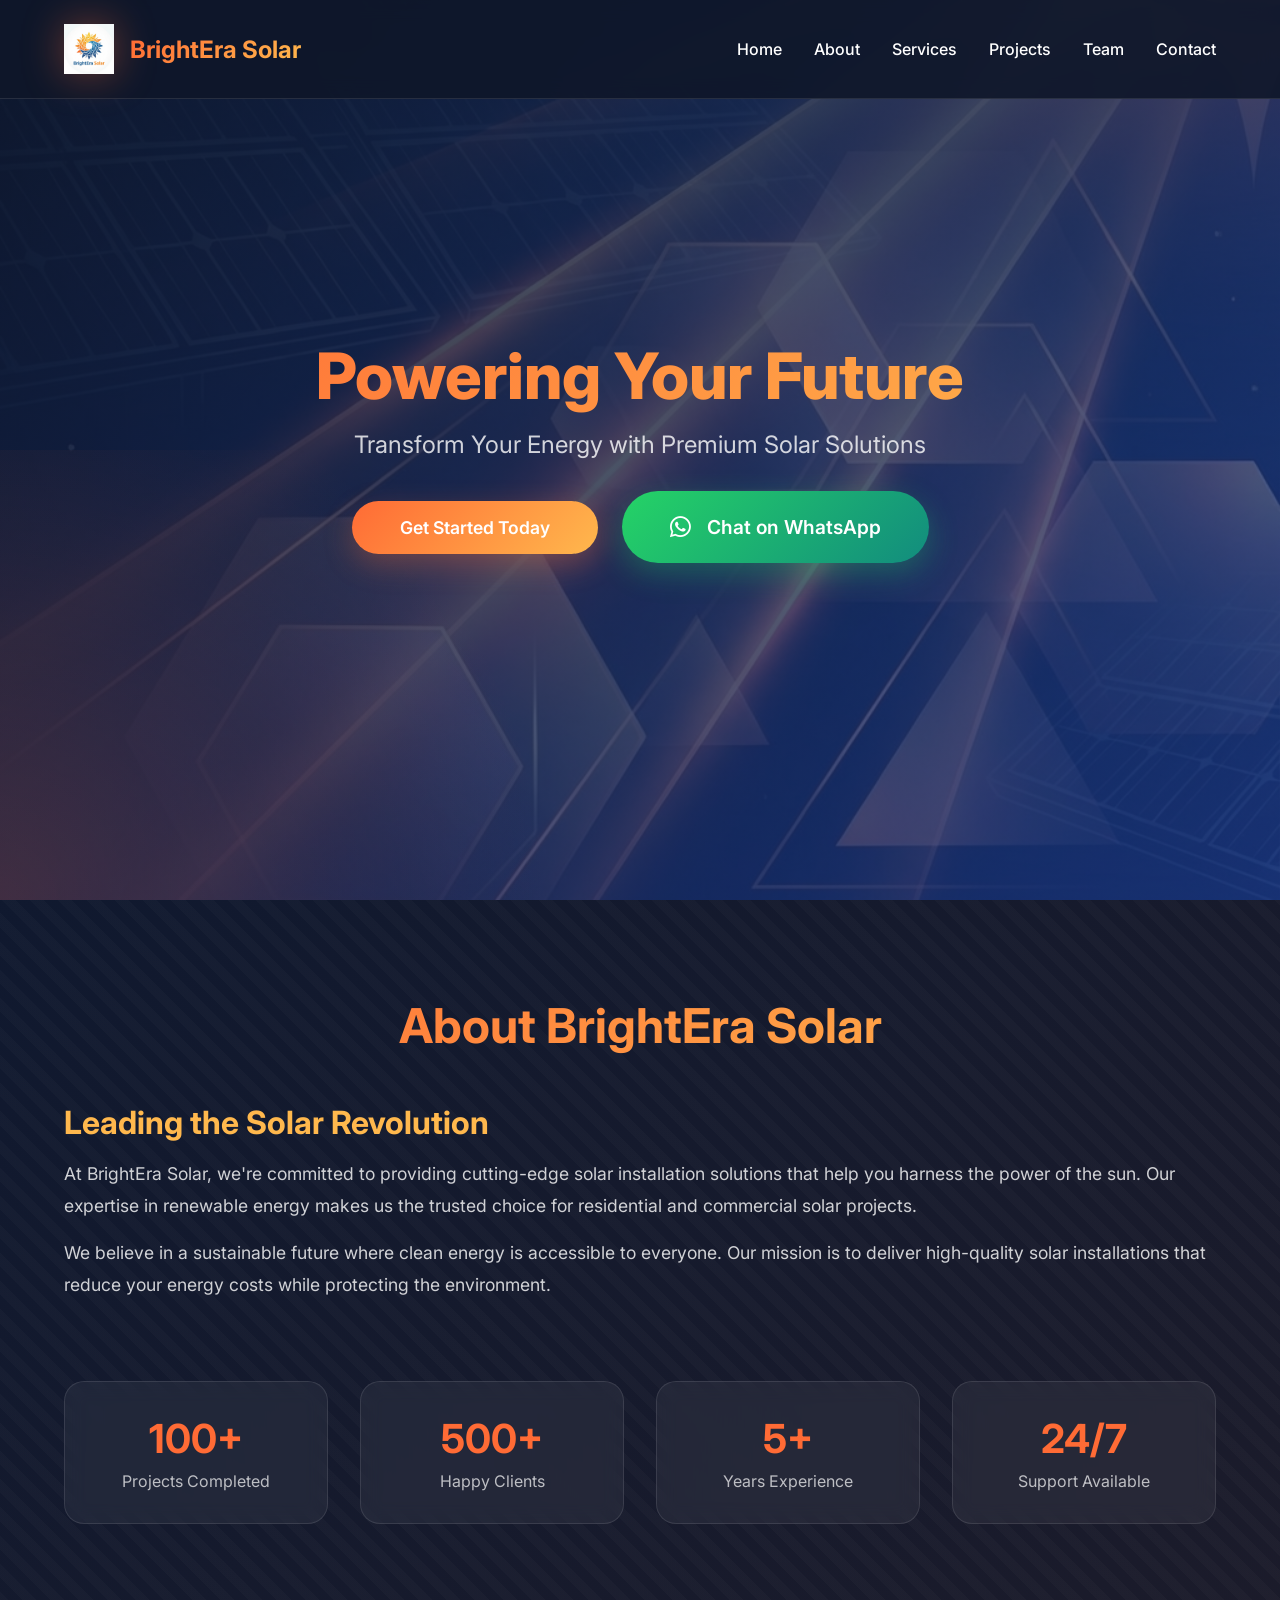
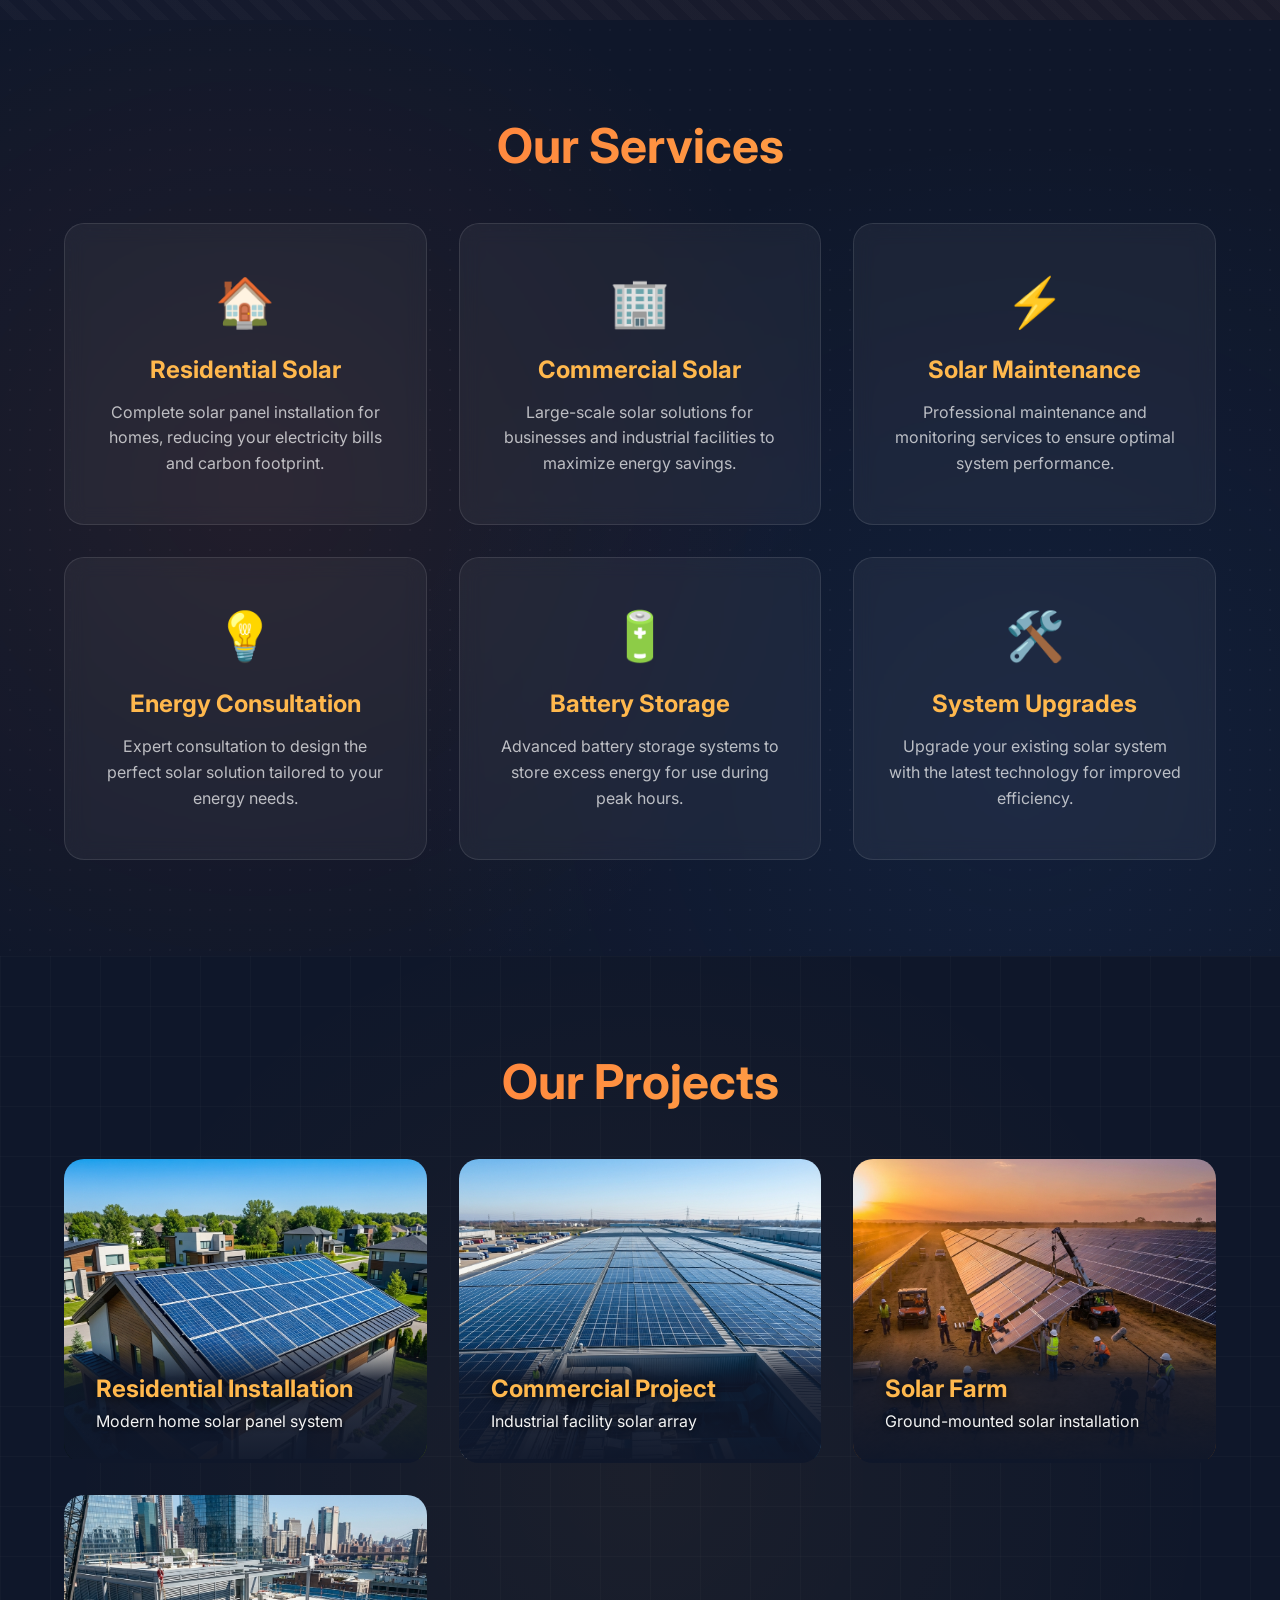
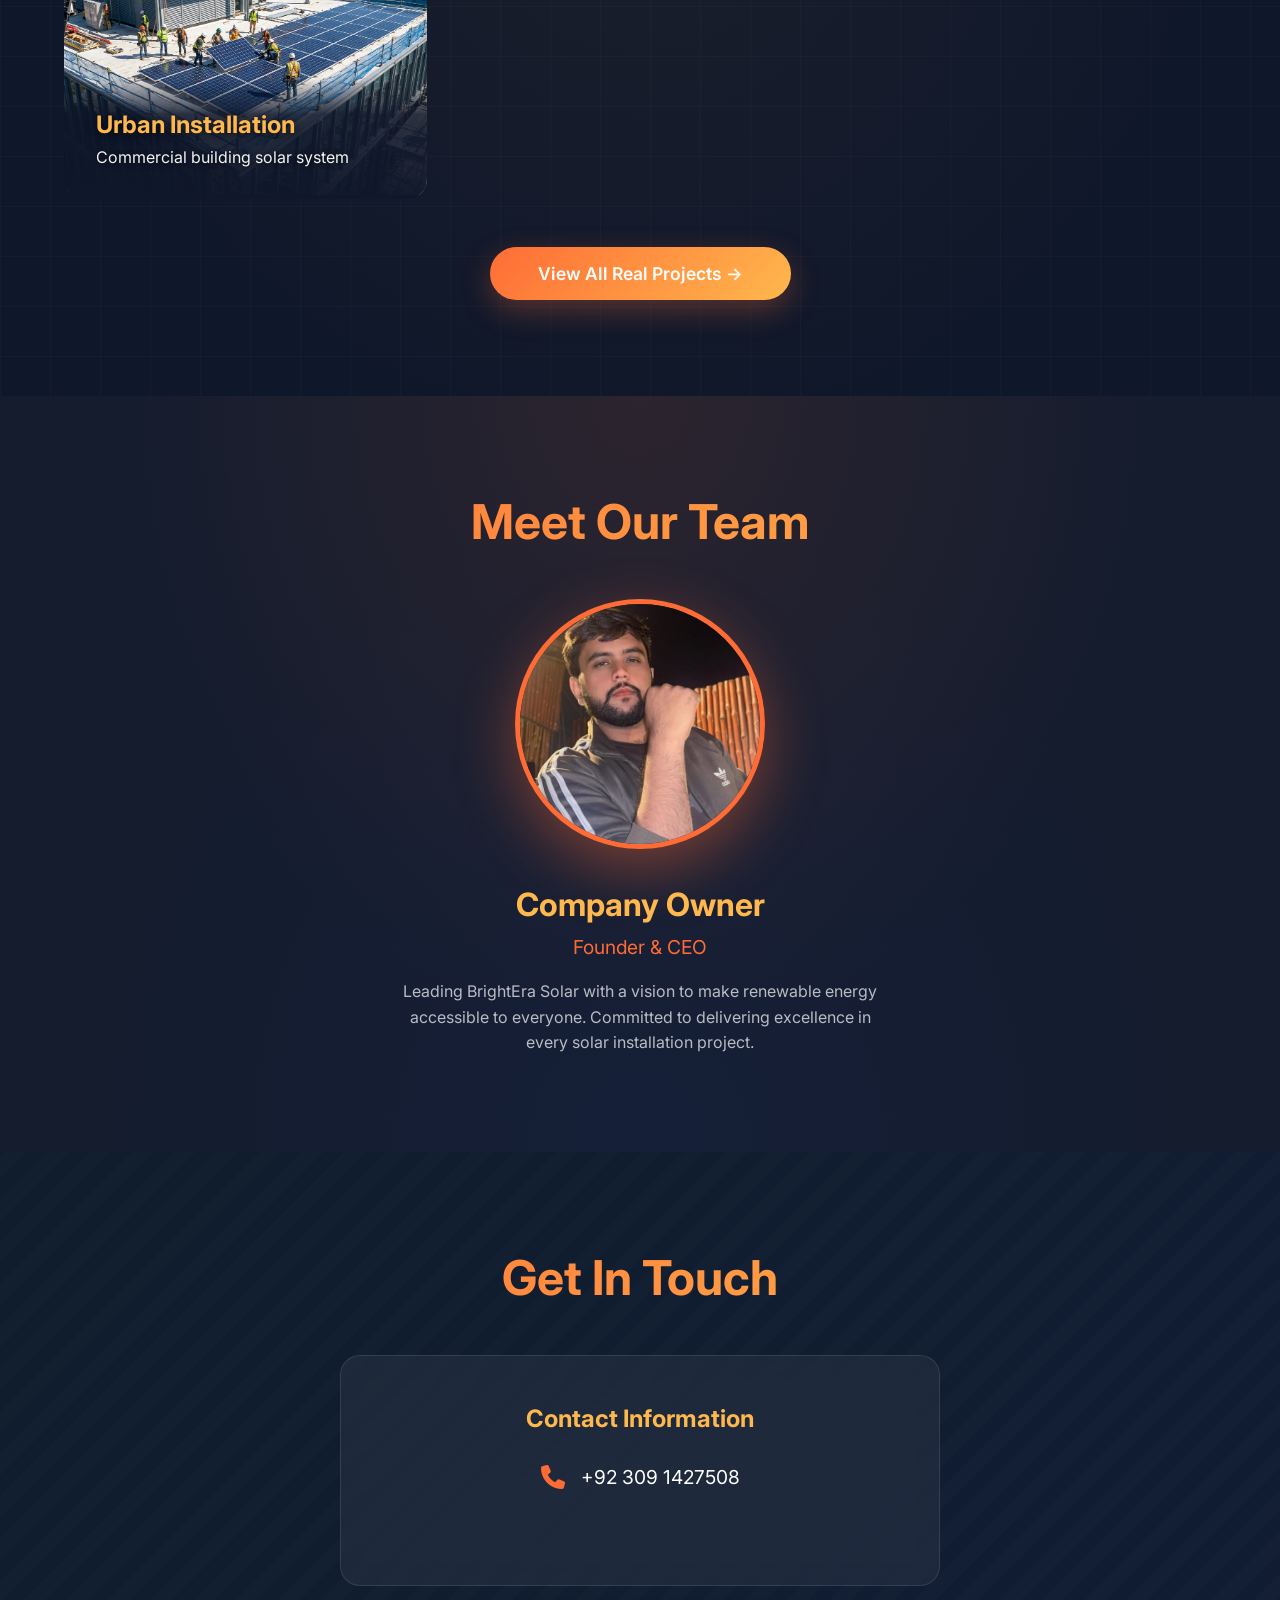
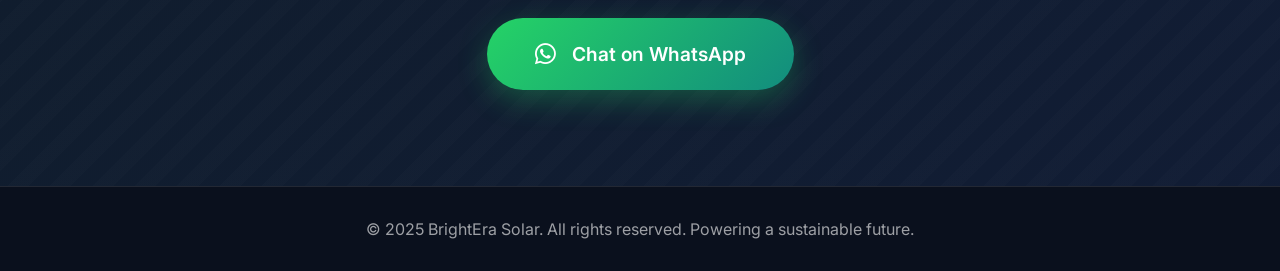
<file: index.html>
<!DOCTYPE html>
<html lang="en">

<head>
    <meta charset="UTF-8">
    <meta name="viewport" content="width=device-width, initial-scale=1.0">
    <meta name="description"
        content="BrightEra Solar - Leading solar installation company providing sustainable energy solutions">
    <title>BrightEra Solar - Powering Your Future with Clean Energy</title>
    <link rel="stylesheet" href="style.css">
    <link rel="stylesheet" href="https://cdnjs.cloudflare.com/ajax/libs/font-awesome/6.4.0/css/all.min.css">
</head>

<body>
    <!-- Navigation -->
    <nav>
        <div class="nav-container">
            <div class="logo">
                <img src="images/logo.png" alt="BrightEra Solar Logo">
                <h1>BrightEra Solar</h1>
            </div>
            <ul class="nav-links" id="navLinks">
                <li><a href="#home">Home</a></li>
                <li><a href="#about">About</a></li>
                <li><a href="#services">Services</a></li>
                <li><a href="#projects">Projects</a></li>
                <li><a href="#team">Team</a></li>
                <li><a href="#contact">Contact</a></li>
            </ul>
            <div class="mobile-menu" id="mobileMenu">
                <i class="fas fa-bars"></i>
            </div>
        </div>
    </nav>

    <!-- Hero Section -->
    <section class="hero" id="home">
        <div class="hero-content">
            <h2>Powering Your Future</h2>
            <p>Transform Your Energy with Premium Solar Solutions</p>
            <div class="hero-buttons">
                <a href="#contact" class="cta-button">Get Started Today</a>
                <a href="https://wa.me/923091427508" target="_blank" class="whatsapp-button">
                    <i class="fab fa-whatsapp"></i>
                    Chat on WhatsApp
                </a>
            </div>
        </div>
    </section>

    <!-- About Section -->
    <section id="about" class="fade-in">
        <h2 class="section-title">About BrightEra Solar</h2>
        <div class="about-content">
            <div class="about-text">
                <h3>Leading the Solar Revolution</h3>
                <p>At BrightEra Solar, we're committed to providing cutting-edge solar installation solutions that help
                    you harness the power of the sun. Our expertise in renewable energy makes us the trusted choice for
                    residential and commercial solar projects.</p>
                <p>We believe in a sustainable future where clean energy is accessible to everyone. Our mission is to
                    deliver high-quality solar installations that reduce your energy costs while protecting the
                    environment.</p>
            </div>
            <div class="about-stats">
                <div class="stat-card">
                    <h4>100+</h4>
                    <p>Projects Completed</p>
                </div>
                <div class="stat-card">
                    <h4>500+</h4>
                    <p>Happy Clients</p>
                </div>
                <div class="stat-card">
                    <h4>5+</h4>
                    <p>Years Experience</p>
                </div>
                <div class="stat-card">
                    <h4>24/7</h4>
                    <p>Support Available</p>
                </div>
            </div>
        </div>
    </section>

    <!-- Services Section -->
    <section id="services" class="fade-in">
        <h2 class="section-title">Our Services</h2>
        <div class="services-grid">
            <div class="service-card">
                <div class="service-icon">🏠</div>
                <h3>Residential Solar</h3>
                <p>Complete solar panel installation for homes, reducing your electricity bills and carbon footprint.
                </p>
            </div>
            <div class="service-card">
                <div class="service-icon">🏢</div>
                <h3>Commercial Solar</h3>
                <p>Large-scale solar solutions for businesses and industrial facilities to maximize energy savings.</p>
            </div>
            <div class="service-card">
                <div class="service-icon">⚡</div>
                <h3>Solar Maintenance</h3>
                <p>Professional maintenance and monitoring services to ensure optimal system performance.</p>
            </div>
            <div class="service-card">
                <div class="service-icon">💡</div>
                <h3>Energy Consultation</h3>
                <p>Expert consultation to design the perfect solar solution tailored to your energy needs.</p>
            </div>
            <div class="service-card">
                <div class="service-icon">🔋</div>
                <h3>Battery Storage</h3>
                <p>Advanced battery storage systems to store excess energy for use during peak hours.</p>
            </div>
            <div class="service-card">
                <div class="service-icon">🛠️</div>
                <h3>System Upgrades</h3>
                <p>Upgrade your existing solar system with the latest technology for improved efficiency.</p>
            </div>
        </div>
    </section>

    <!-- Projects Section -->
    <section id="projects" class="fade-in">
        <h2 class="section-title">Our Projects</h2>
        <div class="projects-grid">
            <div class="project-card">
                <img src="images/project1.png" alt="Residential Solar Installation">
                <div class="project-overlay">
                    <h3>Residential Installation</h3>
                    <p>Modern home solar panel system</p>
                </div>
            </div>
            <div class="project-card">
                <img src="images/project2.png" alt="Commercial Solar Installation">
                <div class="project-overlay">
                    <h3>Commercial Project</h3>
                    <p>Industrial facility solar array</p>
                </div>
            </div>
            <div class="project-card">
                <img src="images/project3.png" alt="Solar Farm Installation">
                <div class="project-overlay">
                    <h3>Solar Farm</h3>
                    <p>Ground-mounted solar installation</p>
                </div>
            </div>
            <div class="project-card">
                <img src="images/project4.png" alt="Commercial Building Solar">
                <div class="project-overlay">
                    <h3>Urban Installation</h3>
                    <p>Commercial building solar system</p>
                </div>
            </div>
        </div>

        <div style="text-align: center; margin-top: 3rem;">
            <a href="our-projects.html" class="cta-button">View All Real Projects →</a>
        </div>
    </section>

    <!-- Team Section -->
    <section id="team" class="fade-in">
        <h2 class="section-title">Meet Our Team</h2>
        <div class="team-container">
            <div class="team-member">
                <img src="images/owner.jpg" alt="Owner" class="member-image">
                <h3>Company Owner</h3>
                <p class="role">Founder & CEO</p>
                <p>Leading BrightEra Solar with a vision to make renewable energy accessible to everyone. Committed to
                    delivering excellence in every solar installation project.</p>
            </div>
        </div>
    </section>

    <!-- Contact Section -->
    <section id="contact" class="fade-in">
        <h2 class="section-title">Get In Touch</h2>
        <div class="contact-content">
            <div class="contact-info">
                <h3>Contact Information</h3>
                <div class="contact-item">
                    <i class="fas fa-phone"></i>
                    <span>+92 309 1427508</span>
                </div>
                <div class="contact-item">

                </div>
            </div>
            <a href="https://wa.me/923091427508" target="_blank" class="whatsapp-button">
                <i class="fab fa-whatsapp"></i>
                Chat on WhatsApp
            </a>
        </div>
    </section>

    <!-- Footer -->
    <footer>
        <p>&copy; 2025 BrightEra Solar. All rights reserved. Powering a sustainable future.</p>
    </footer>

    <!-- Lightbox Modal -->
    <div id="imageModal" class="modal">
        <span class="modal-close" id="modalClose">&times;</span>
        <img class="modal-content" id="modalImage">
        <div class="modal-caption" id="modalCaption"></div>
    </div>

    <script src="script.js"></script>
</body>

</html>
</file>
<file: style.css>
@import url('https://fonts.googleapis.com/css2?family=Inter:wght@300;400;500;600;700;800&display=swap');

* {
    margin: 0;
    padding: 0;
    box-sizing: border-box;
}

:root {
    --primary-orange: #FF6B35;
    --primary-yellow: #FFB84D;
    --primary-blue: #1E3A8A;
    --dark-blue: #0F172A;
    --light-blue: #3B82F6;
    --gradient-1: linear-gradient(135deg, #FF6B35 0%, #FFB84D 100%);
    --gradient-2: linear-gradient(135deg, #1E3A8A 0%, #3B82F6 100%);
    --gradient-animated: linear-gradient(270deg, #FF6B35, #FFB84D, #3B82F6);
}

html {
    scroll-behavior: smooth;
}

body {
    font-family: 'Inter', sans-serif;
    background: #0F172A;
    color: #fff;
    overflow-x: hidden;
}

/* Navigation */
nav {
    position: fixed;
    top: 0;
    width: 100%;
    background: rgba(15, 23, 42, 0.9);
    backdrop-filter: blur(10px);
    padding: 1.5rem 5%;
    z-index: 1000;
    border-bottom: 1px solid rgba(255, 255, 255, 0.1);
}

.nav-container {
    max-width: 1400px;
    margin: 0 auto;
    display: flex;
    justify-content: space-between;
    align-items: center;
}

.logo {
    display: flex;
    align-items: center;
    gap: 1rem;
}

.logo img {
    height: 50px;
    width: auto;
    filter: drop-shadow(0 0 20px rgba(255, 107, 53, 0.4));
    transition: transform 0.3s ease;
}

.logo img:hover {
    transform: scale(1.05) rotate(5deg);
}

.logo h1 {
    font-size: 1.5rem;
    font-weight: 700;
    background: var(--gradient-1);
    -webkit-background-clip: text;
    -webkit-text-fill-color: transparent;
    background-clip: text;
}

.nav-links {
    display: flex;
    gap: 2rem;
    list-style: none;
}

.nav-links a {
    color: #fff;
    text-decoration: none;
    font-weight: 500;
    transition: all 0.3s ease;
    position: relative;
}

.nav-links a::after {
    content: '';
    position: absolute;
    bottom: -5px;
    left: 0;
    width: 0;
    height: 2px;
    background: var(--gradient-1);
    transition: width 0.3s ease;
}

.nav-links a:hover::after {
    width: 100%;
}

.mobile-menu {
    display: none;
    font-size: 1.5rem;
    cursor: pointer;
}

/* Hero Section */
.hero {
    min-height: 100vh;
    display: flex;
    align-items: center;
    justify-content: center;
    position: relative;
    overflow: hidden;
    padding: 0 5%;
    background-image: url('images/hero-bg.png');
    background-size: cover;
    background-position: center;
    background-attachment: fixed;
}

.hero::before {
    content: '';
    position: absolute;
    top: 0;
    left: 0;
    right: 0;
    bottom: 0;
    background: linear-gradient(135deg, rgba(15, 23, 42, 0.85) 0%, rgba(30, 58, 138, 0.7) 100%);
    z-index: 0;
}

.hero::after {
    content: '';
    position: absolute;
    bottom: -50%;
    left: -50%;
    width: 100%;
    height: 100%;
    background: radial-gradient(circle, rgba(255, 107, 53, 0.2) 0%, transparent 70%);
    animation: pulse 8s ease-in-out infinite;
    z-index: 0;
}

@keyframes pulse {

    0%,
    100% {
        transform: scale(1);
    }

    50% {
        transform: scale(1.1);
    }
}

.hero-content {
    max-width: 1400px;
    width: 100%;
    text-align: center;
    z-index: 1;
}

.hero h2 {
    font-size: 4rem;
    font-weight: 800;
    margin-bottom: 1rem;
    background: var(--gradient-1);
    -webkit-background-clip: text;
    -webkit-text-fill-color: transparent;
    background-clip: text;
    animation: fadeInUp 1s ease;
}

.hero p {
    font-size: 1.5rem;
    color: rgba(255, 255, 255, 0.8);
    margin-bottom: 2rem;
    animation: fadeInUp 1s ease 0.2s both;
}

.hero-buttons {
    display: flex;
    gap: 1.5rem;
    justify-content: center;
    align-items: center;
    flex-wrap: wrap;
    animation: fadeInUp 1s ease 0.4s both;
}

.cta-button {
    display: inline-block;
    padding: 1rem 3rem;
    background: var(--gradient-1);
    color: #fff;
    text-decoration: none;
    border-radius: 50px;
    font-weight: 600;
    font-size: 1.1rem;
    transition: all 0.3s ease;
    box-shadow: 0 10px 30px rgba(255, 107, 53, 0.3);
}

.cta-button:hover {
    transform: translateY(-3px);
    box-shadow: 0 15px 40px rgba(255, 107, 53, 0.5);
}

@keyframes fadeInUp {
    from {
        opacity: 0;
        transform: translateY(30px);
    }

    to {
        opacity: 1;
        transform: translateY(0);
    }
}

/* Section Styles */
section {
    padding: 6rem 5%;
    max-width: 1400px;
    margin: 0 auto;
}

.section-title {
    text-align: center;
    font-size: 3rem;
    font-weight: 700;
    margin-bottom: 3rem;
    background: var(--gradient-1);
    -webkit-background-clip: text;
    -webkit-text-fill-color: transparent;
    background-clip: text;
}

/* About Section */
#about {
    background:
        linear-gradient(135deg, rgba(30, 58, 138, 0.05) 0%, rgba(255, 107, 53, 0.05) 100%),
        repeating-linear-gradient(45deg, transparent, transparent 10px, rgba(255, 255, 255, 0.02) 10px, rgba(255, 255, 255, 0.02) 20px);
    position: relative;
}

.about-content {
    display: flex;
    flex-direction: column;
    gap: 3rem;
}

.about-text h3 {
    font-size: 2rem;
    margin-bottom: 1rem;
    color: var(--primary-yellow);
}

.about-text p {
    font-size: 1.1rem;
    line-height: 1.8;
    color: rgba(255, 255, 255, 0.8);
    margin-bottom: 1rem;
}

.about-stats {
    display: grid;
    grid-template-columns: repeat(auto-fit, minmax(200px, 1fr));
    gap: 2rem;
    margin-top: 1rem;
}

.stat-card {
    background: rgba(255, 255, 255, 0.05);
    backdrop-filter: blur(10px);
    padding: 2rem;
    border-radius: 20px;
    border: 1px solid rgba(255, 255, 255, 0.1);
    text-align: center;
    transition: all 0.3s ease;
}

.stat-card:hover {
    transform: translateY(-5px);
    background: rgba(255, 255, 255, 0.08);
    box-shadow: 0 10px 30px rgba(255, 107, 53, 0.2);
}

.stat-card h4 {
    font-size: 2.5rem;
    color: var(--primary-orange);
    margin-bottom: 0.5rem;
}

.stat-card p {
    color: rgba(255, 255, 255, 0.7);
}

/* Services Section */
#services {
    background:
        radial-gradient(circle at 20% 50%, rgba(255, 107, 53, 0.08) 0%, transparent 50%),
        radial-gradient(circle at 80% 80%, rgba(59, 130, 246, 0.08) 0%, transparent 50%),
        radial-gradient(circle, rgba(255, 255, 255, 0.03) 1px, transparent 1px);
    background-size: 100% 100%, 100% 100%, 20px 20px;
    position: relative;
}

.services-grid {
    display: grid;
    grid-template-columns: repeat(auto-fit, minmax(300px, 1fr));
    gap: 2rem;
}

.service-card {
    background: rgba(255, 255, 255, 0.05);
    backdrop-filter: blur(10px);
    padding: 3rem 2rem;
    border-radius: 20px;
    border: 1px solid rgba(255, 255, 255, 0.1);
    transition: all 0.3s ease;
    text-align: center;
}

.service-card:hover {
    transform: translateY(-10px);
    background: rgba(255, 255, 255, 0.08);
    box-shadow: 0 15px 40px rgba(255, 107, 53, 0.3);
}

.service-icon {
    font-size: 3rem;
    margin-bottom: 1.5rem;
}

.service-card h3 {
    font-size: 1.5rem;
    margin-bottom: 1rem;
    color: var(--primary-yellow);
}

.service-card p {
    color: rgba(255, 255, 255, 0.7);
    line-height: 1.6;
}

/* Projects Section */
#projects {
    background:
        linear-gradient(90deg, rgba(255, 255, 255, 0.02) 1px, transparent 1px),
        linear-gradient(rgba(255, 255, 255, 0.02) 1px, transparent 1px);
    background-size: 50px 50px;
    position: relative;
}

#projects::before {
    content: '';
    position: absolute;
    top: 0;
    left: 0;
    right: 0;
    bottom: 0;
    background: radial-gradient(circle at 50% 50%, rgba(255, 184, 77, 0.05) 0%, transparent 70%);
    pointer-events: none;
}

.projects-grid {
    display: grid;
    grid-template-columns: repeat(auto-fit, minmax(300px, 1fr));
    gap: 2rem;
    position: relative;
    z-index: 1;
}

.project-card {
    position: relative;
    border-radius: 20px;
    overflow: hidden;
    cursor: pointer;
    transition: all 0.3s ease;
}

.project-card img {
    width: 100%;
    height: 300px;
    object-fit: cover;
    transition: transform 0.5s ease;
}

.project-card:hover img {
    transform: scale(1.1);
}

.project-overlay {
    position: absolute;
    bottom: 0;
    left: 0;
    right: 0;
    background: linear-gradient(to top, rgba(15, 23, 42, 0.98) 0%, rgba(15, 23, 42, 0.85) 70%, transparent 100%);
    padding: 2rem;
    transform: translateY(0);
    transition: all 0.3s ease;
}

.project-card:hover .project-overlay {
    background: linear-gradient(to top, rgba(15, 23, 42, 1) 0%, rgba(15, 23, 42, 0.95) 70%, rgba(15, 23, 42, 0.4) 100%);
    padding: 2.5rem 2rem;
}

.project-overlay h3 {
    color: var(--primary-yellow);
    margin-bottom: 0.5rem;
    font-size: 1.5rem;
    font-weight: 700;
    text-shadow: 0 2px 10px rgba(0, 0, 0, 0.8);
}

.project-overlay p {
    color: rgba(255, 255, 255, 0.95);
    font-size: 1rem;
    text-shadow: 0 1px 5px rgba(0, 0, 0, 0.7);
}

/* Team Section */
#team {
    background:
        radial-gradient(ellipse at top, rgba(255, 107, 53, 0.1) 0%, transparent 60%),
        radial-gradient(ellipse at bottom, rgba(30, 58, 138, 0.1) 0%, transparent 60%),
        rgba(255, 255, 255, 0.02);
    position: relative;
}

.team-container {
    display: flex;
    justify-content: center;
    align-items: center;
    gap: 3rem;
}

.team-member {
    text-align: center;
    max-width: 500px;
}

.member-image {
    width: 250px;
    height: 250px;
    border-radius: 50%;
    object-fit: cover;
    border: 5px solid var(--primary-orange);
    box-shadow: 0 20px 60px rgba(255, 107, 53, 0.4);
    margin-bottom: 2rem;
    transition: all 0.3s ease;
}

.member-image:hover {
    transform: scale(1.05);
    box-shadow: 0 25px 70px rgba(255, 107, 53, 0.6);
}

.team-member h3 {
    font-size: 2rem;
    color: var(--primary-yellow);
    margin-bottom: 0.5rem;
}

.team-member .role {
    color: var(--primary-orange);
    font-size: 1.2rem;
    margin-bottom: 1rem;
}

.team-member p {
    color: rgba(255, 255, 255, 0.7);
    line-height: 1.6;
}

/* Contact Section */
#contact {
    background:
        linear-gradient(135deg, rgba(37, 211, 102, 0.03) 0%, rgba(59, 130, 246, 0.05) 100%),
        repeating-linear-gradient(-45deg, transparent, transparent 15px, rgba(255, 255, 255, 0.01) 15px, rgba(255, 255, 255, 0.01) 30px);
    position: relative;
}

.contact-content {
    max-width: 600px;
    margin: 0 auto;
    text-align: center;
    position: relative;
    z-index: 1;
}

.contact-info {
    background: rgba(255, 255, 255, 0.05);
    backdrop-filter: blur(10px);
    padding: 3rem;
    border-radius: 20px;
    border: 1px solid rgba(255, 255, 255, 0.1);
    margin-bottom: 2rem;
}

.contact-info h3 {
    font-size: 1.5rem;
    color: var(--primary-yellow);
    margin-bottom: 2rem;
}

.contact-item {
    display: flex;
    align-items: center;
    justify-content: center;
    gap: 1rem;
    margin-bottom: 1.5rem;
    font-size: 1.2rem;
}

.contact-item i {
    color: var(--primary-orange);
    font-size: 1.5rem;
}

.whatsapp-button {
    display: inline-flex;
    align-items: center;
    gap: 1rem;
    padding: 1.5rem 3rem;
    background: linear-gradient(135deg, #25D366 0%, #128C7E 100%);
    color: #fff;
    text-decoration: none;
    border-radius: 50px;
    font-weight: 600;
    font-size: 1.2rem;
    transition: all 0.3s ease;
    box-shadow: 0 10px 30px rgba(37, 211, 102, 0.3);
}

.whatsapp-button:hover {
    transform: translateY(-3px);
    box-shadow: 0 15px 40px rgba(37, 211, 102, 0.5);
}

.whatsapp-button i {
    font-size: 1.5rem;
}

/* Footer */
footer {
    background: rgba(0, 0, 0, 0.3);
    padding: 2rem 5%;
    text-align: center;
    border-top: 1px solid rgba(255, 255, 255, 0.1);
}

footer p {
    color: rgba(255, 255, 255, 0.6);
}

/* Animations */
.fade-in {
    opacity: 0;
    transform: translateY(30px);
    transition: all 0.6s ease;
}

.fade-in.visible {
    opacity: 1;
    transform: translateY(0);
}

/* Lightbox Modal */
.modal {
    display: none;
    position: fixed;
    z-index: 9999;
    left: 0;
    top: 0;
    width: 100%;
    height: 100%;
    background-color: rgba(0, 0, 0, 0.95);
    animation: fadeIn 0.3s ease;
}

.modal.active {
    display: flex;
    align-items: center;
    justify-content: center;
}

.modal-content {
    max-width: 90%;
    max-height: 90%;
    object-fit: contain;
    border-radius: 10px;
    box-shadow: 0 25px 80px rgba(255, 107, 53, 0.3);
    animation: zoomIn 0.3s ease;
}

.modal-close {
    position: absolute;
    top: 30px;
    right: 50px;
    color: #fff;
    font-size: 50px;
    font-weight: bold;
    cursor: pointer;
    transition: all 0.3s ease;
    text-shadow: 0 0 10px rgba(0, 0, 0, 0.8);
}

.modal-close:hover {
    color: var(--primary-orange);
    transform: scale(1.1);
}

.modal-caption {
    position: absolute;
    bottom: 30px;
    left: 50%;
    transform: translateX(-50%);
    color: #fff;
    font-size: 1.2rem;
    text-align: center;
    background: rgba(0, 0, 0, 0.7);
    padding: 1rem 2rem;
    border-radius: 30px;
    backdrop-filter: blur(10px);
}

@keyframes fadeIn {
    from {
        opacity: 0;
    }

    to {
        opacity: 1;
    }
}

@keyframes zoomIn {
    from {
        transform: scale(0.8);
        opacity: 0;
    }

    to {
        transform: scale(1);
        opacity: 1;
    }
}

/* Responsive */
@media (max-width: 768px) {
    .nav-links {
        position: fixed;
        top: 80px;
        left: -100%;
        flex-direction: column;
        background: rgba(15, 23, 42, 0.98);
        width: 100%;
        padding: 2rem;
        transition: left 0.3s ease;
    }

    .nav-links.active {
        left: 0;
    }

    .mobile-menu {
        display: block;
    }

    .hero h2 {
        font-size: 2.5rem;
    }

    .hero p {
        font-size: 1.2rem;
    }

    .about-content {
        grid-template-columns: 1fr;
    }

    .section-title {
        font-size: 2rem;
    }

    .team-container {
        flex-direction: column;
    }

    .member-image {
        width: 200px;
        height: 200px;
    }
}
</file>
